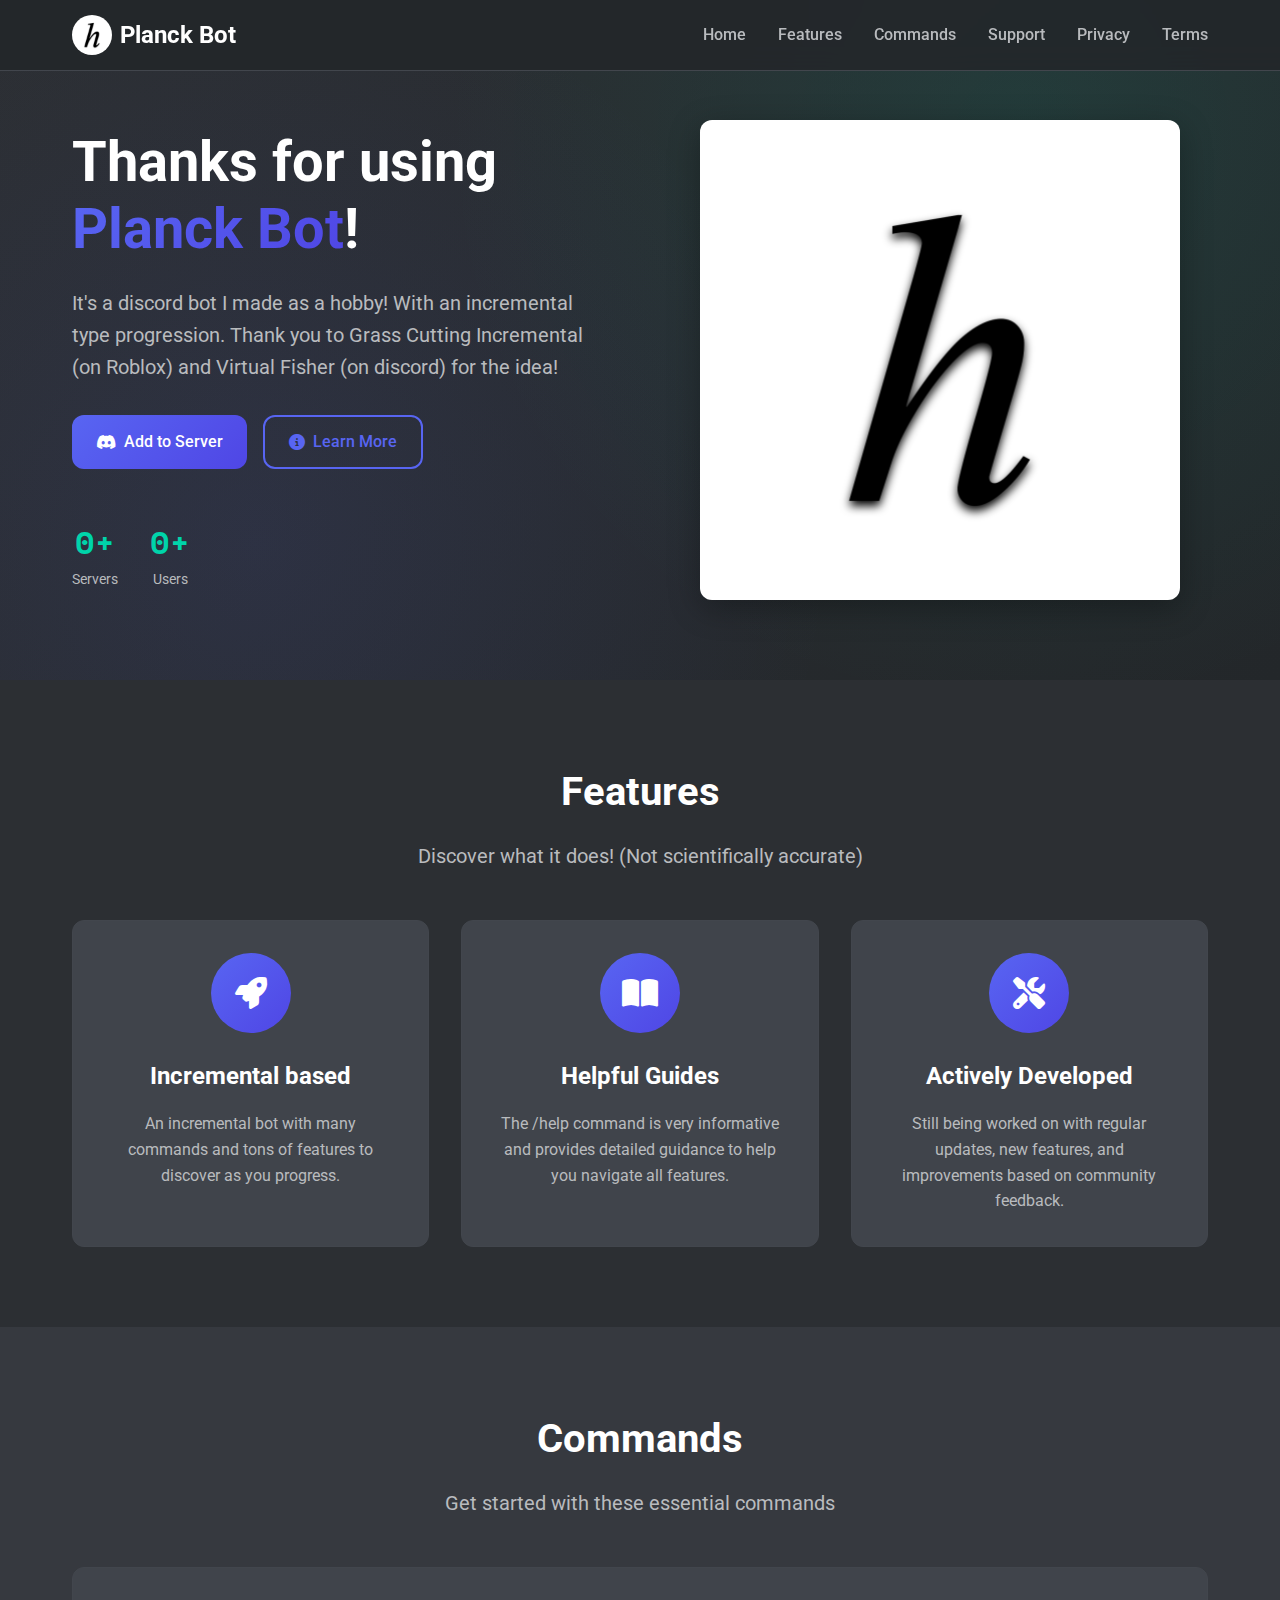
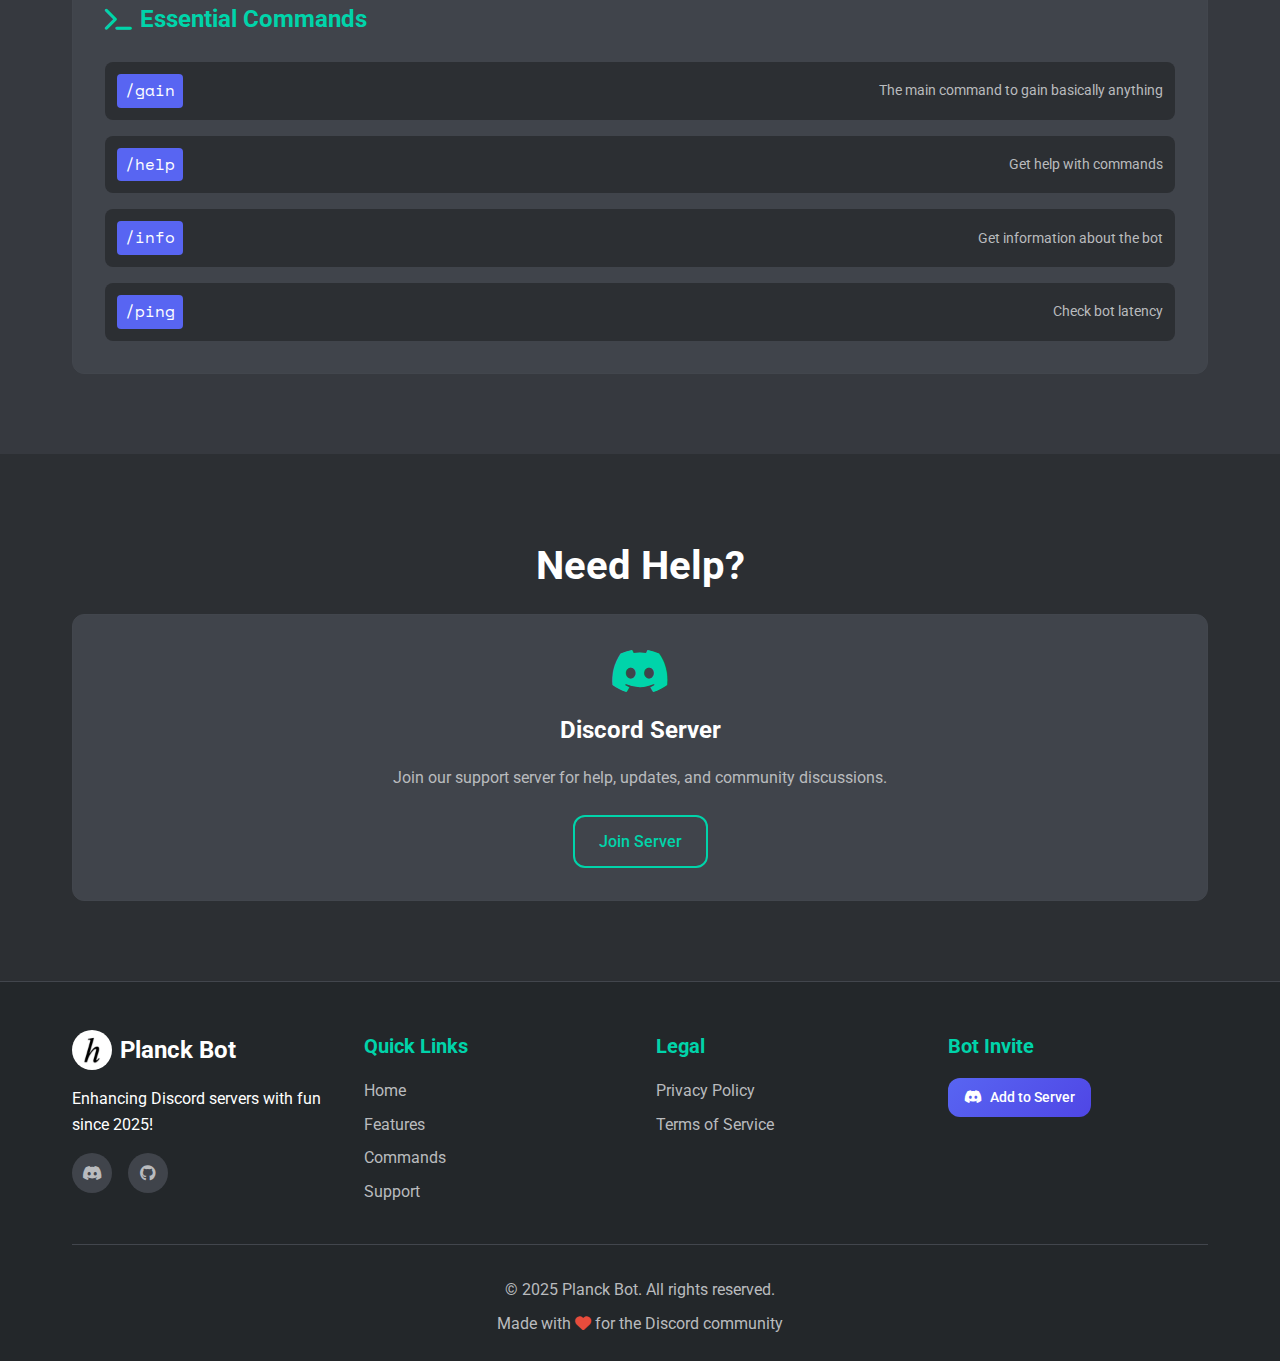
<file: docs/index.html>
<!DOCTYPE html>
<html lang="en">
<head>
    <meta charset="UTF-8">
    <meta name="viewport" content="width=device-width, initial-scale=1.0">
    <title>planck</title>
    <meta name="description" content="planck - Fun incremental bot!">
    <meta name="keywords" content="discord bot, planck, economy bot, discord game bot">
    
    <!-- Open Graph / Facebook -->
    <meta property="og:type" content="website">
    <meta property="og:url" content="https://planck-bot.github.io/web/">
    <meta property="og:title" content="planck">
    <meta property="og:description" content="Fun incremental bot!">
    <meta property="og:image" content="./static/images/planck-banner.png">

    <!-- Twitter -->
    <meta property="twitter:card" content="summary_large_image">
    <meta property="twitter:url" content="https://planck-bot.github.io/web/">
    <meta property="twitter:title" content="planck">
    <meta property="twitter:description" content="Fun incremental bot!">
    <meta property="twitter:image" content="./static/images/planck-banner.png">

    <!-- Favicon -->
    <link rel="icon" type="image/x-icon" href="./static/images/favicon.ico">
    
    <!-- CSS -->
    <link rel="stylesheet" href="./static/css/style.css">
    
    <!-- Font Awesome -->
    <link rel="stylesheet" href="https://cdnjs.cloudflare.com/ajax/libs/font-awesome/6.4.0/css/all.min.css">
    
    <!-- Google Fonts -->
    <link href="https://fonts.googleapis.com/css2?family=Roboto:wght@300;400;500;700&family=Space+Mono:wght@400;700&display=swap" rel="stylesheet">
</head>
<body>
    <!-- Navigation -->
    <nav class="navbar">
        <div class="nav-container">
            <div class="nav-logo">
                <img src="./static/images/planck-logo.png" alt="Planck Bot Logo">
                <span>Planck Bot</span>
            </div>
            <ul class="nav-menu">
                <li><a href="#home" class="nav-link">Home</a></li>
                <li><a href="#features" class="nav-link">Features</a></li>
                <li><a href="#commands" class="nav-link">Commands</a></li>
                <li><a href="#support" class="nav-link">Support</a></li>
                <li><a href="privacy.html" class="nav-link">Privacy</a></li>
                <li><a href="tos.html" class="nav-link">Terms</a></li>
            </ul>
            <div class="hamburger">
                <span class="bar"></span>
                <span class="bar"></span>
                <span class="bar"></span>
            </div>
        </div>
    </nav>

    <!-- Hero Section -->
    <section id="home" class="hero">
        <div class="hero-container">
            <div class="hero-content">
                <h1 class="hero-title">Thanks for using <span class="highlight">Planck Bot</span>!</h1>
                <p class="hero-description">
                    It's a discord bot I made as a hobby! With an incremental type progression.
                    Thank you to Grass Cutting Incremental (on Roblox) and Virtual Fisher (on discord) for the idea!
                </p>
                <div class="hero-buttons">
                    <a href="https://discord.com/oauth2/authorize?client_id=768208737013071883" 
                       class="btn btn-primary" target="_blank">
                        <i class="fab fa-discord"></i> Add to Server
                    </a>
                    <a href="#features" class="btn btn-secondary">
                        <i class="fas fa-info-circle"></i> Learn More
                    </a>
                </div>
                <div class="hero-stats">
                    <div class="stat">
                        <div class="stat-number" id="server-count">0</div>
                        <div class="stat-label">Servers</div>
                    </div>
                    <div class="stat">
                        <div class="stat-number" id="user-count">0</div>
                        <div class="stat-label">Users</div>
                    </div>
                </div>
            </div>
            <div class="hero-image">
                <img src="./static/images/bot-preview.png" alt="Planck Bot Preview">
            </div>
        </div>
    </section>

    <!-- Features Section -->
    <section id="features" class="features">
        <div class="container">
            <h2 class="section-title">Features</h2>
            <p class="section-subtitle">Discover what it does! (Not scientifically accurate)</p>
            
            <div class="features-grid">
                <div class="feature-card">
                    <div class="feature-icon">
                        <i class="fas fa-rocket"></i>
                    </div>
                    <h3>Incremental based</h3>
                    <p>An incremental bot with many commands and tons of features to discover as you progress.</p>
                </div>
                
                <div class="feature-card">
                    <div class="feature-icon">
                        <i class="fas fa-book-open"></i>
                    </div>
                    <h3>Helpful Guides</h3>
                    <p>The /help command is very informative and provides detailed guidance to help you navigate all features.</p>
                </div>
                
                <div class="feature-card">
                    <div class="feature-icon">
                        <i class="fas fa-tools"></i>
                    </div>
                    <h3>Actively Developed</h3>
                    <p>Still being worked on with regular updates, new features, and improvements based on community feedback.</p>
                </div>
            </div>
        </div>
    </section>

    <!-- Commands Section -->
    <section id="commands" class="commands">
        <div class="container">
            <h2 class="section-title">Commands</h2>
            <p class="section-subtitle">Get started with these essential commands</p>
            
            <div class="commands-grid">
                <div class="command-category">
                    <h3><i class="fas fa-terminal"></i> Essential Commands</h3>
                    <div class="command-list">
                        <div class="command-item">
                            <code>/gain</code>
                            <span>The main command to gain basically anything</span>
                        </div>
                        <div class="command-item">
                            <code>/help</code>
                            <span>Get help with commands</span>
                        </div>
                        <div class="command-item">
                            <code>/info</code>
                            <span>Get information about the bot</span>
                        </div>
                        <div class="command-item">
                            <code>/ping</code>
                            <span>Check bot latency</span>
                        </div>
                    </div>
                </div>
            </div>
        </div>
    </section>

    <!-- Support Section -->
    <section id="support" class="support">
        <div class="container">
            <h2 class="section-title">Need Help?</h2>
            <!-- <p class="section-subtitle">future </p> -->
            
            <div class="support-grid">
                <div class="support-card">
                    <i class="fab fa-discord"></i>
                    <h3>Discord Server</h3>
                    <p>Join our support server for help, updates, and community discussions.</p>
                    <a href="https://discord.gg/JRpMepV8Sk" class="btn btn-outline" target="_blank">Join Server</a>
                </div>
            </div>
        </div>
    </section>

    <!-- Footer -->
    <footer class="footer">
        <div class="container">
            <div class="footer-content">
                <div class="footer-section">
                    <div class="footer-logo">
                        <img src="./static/images/planck-logo.png" alt="Planck Bot Logo">
                        <span>Planck Bot</span>
                    </div>
                    <p>Enhancing Discord servers with fun since 2025!</p>
                    <div class="social-links">
                        <a href="https://discord.gg/JRpMepV8Sk"><i class="fab fa-discord"></i></a>
                        <a href="https://github.com/planck-bot/bot"><i class="fab fa-github"></i></a>
                    </div>
                </div>
                
                <div class="footer-section">
                    <h4>Quick Links</h4>
                    <ul>
                        <li><a href="#home">Home</a></li>
                        <li><a href="#features">Features</a></li>
                        <li><a href="#commands">Commands</a></li>
                        <li><a href="#support">Support</a></li>
                    </ul>
                </div>
                
                <div class="footer-section">
                    <h4>Legal</h4>
                    <ul>
                        <li><a href="privacy.html">Privacy Policy</a></li>
                        <li><a href="tos.html">Terms of Service</a></li>
                    </ul>
                </div>
                
                <div class="footer-section">
                    <h4>Bot Invite</h4>
                    <a href="https://discord.com/oauth2/authorize?client_id=768208737013071883" 
                       class="btn btn-primary btn-small" target="_blank">
                        <i class="fab fa-discord"></i> Add to Server
                    </a>
                </div>
            </div>
            
            <div class="footer-bottom">
                <p>&copy; 2025 Planck Bot. All rights reserved.</p>
                <p>Made with <i class="fas fa-heart"></i> for the Discord community</p>
            </div>
        </div>
    </footer>

    <!-- JavaScript -->
    <script src="./static/js/script.js"></script>
</body>
</html>
</file>
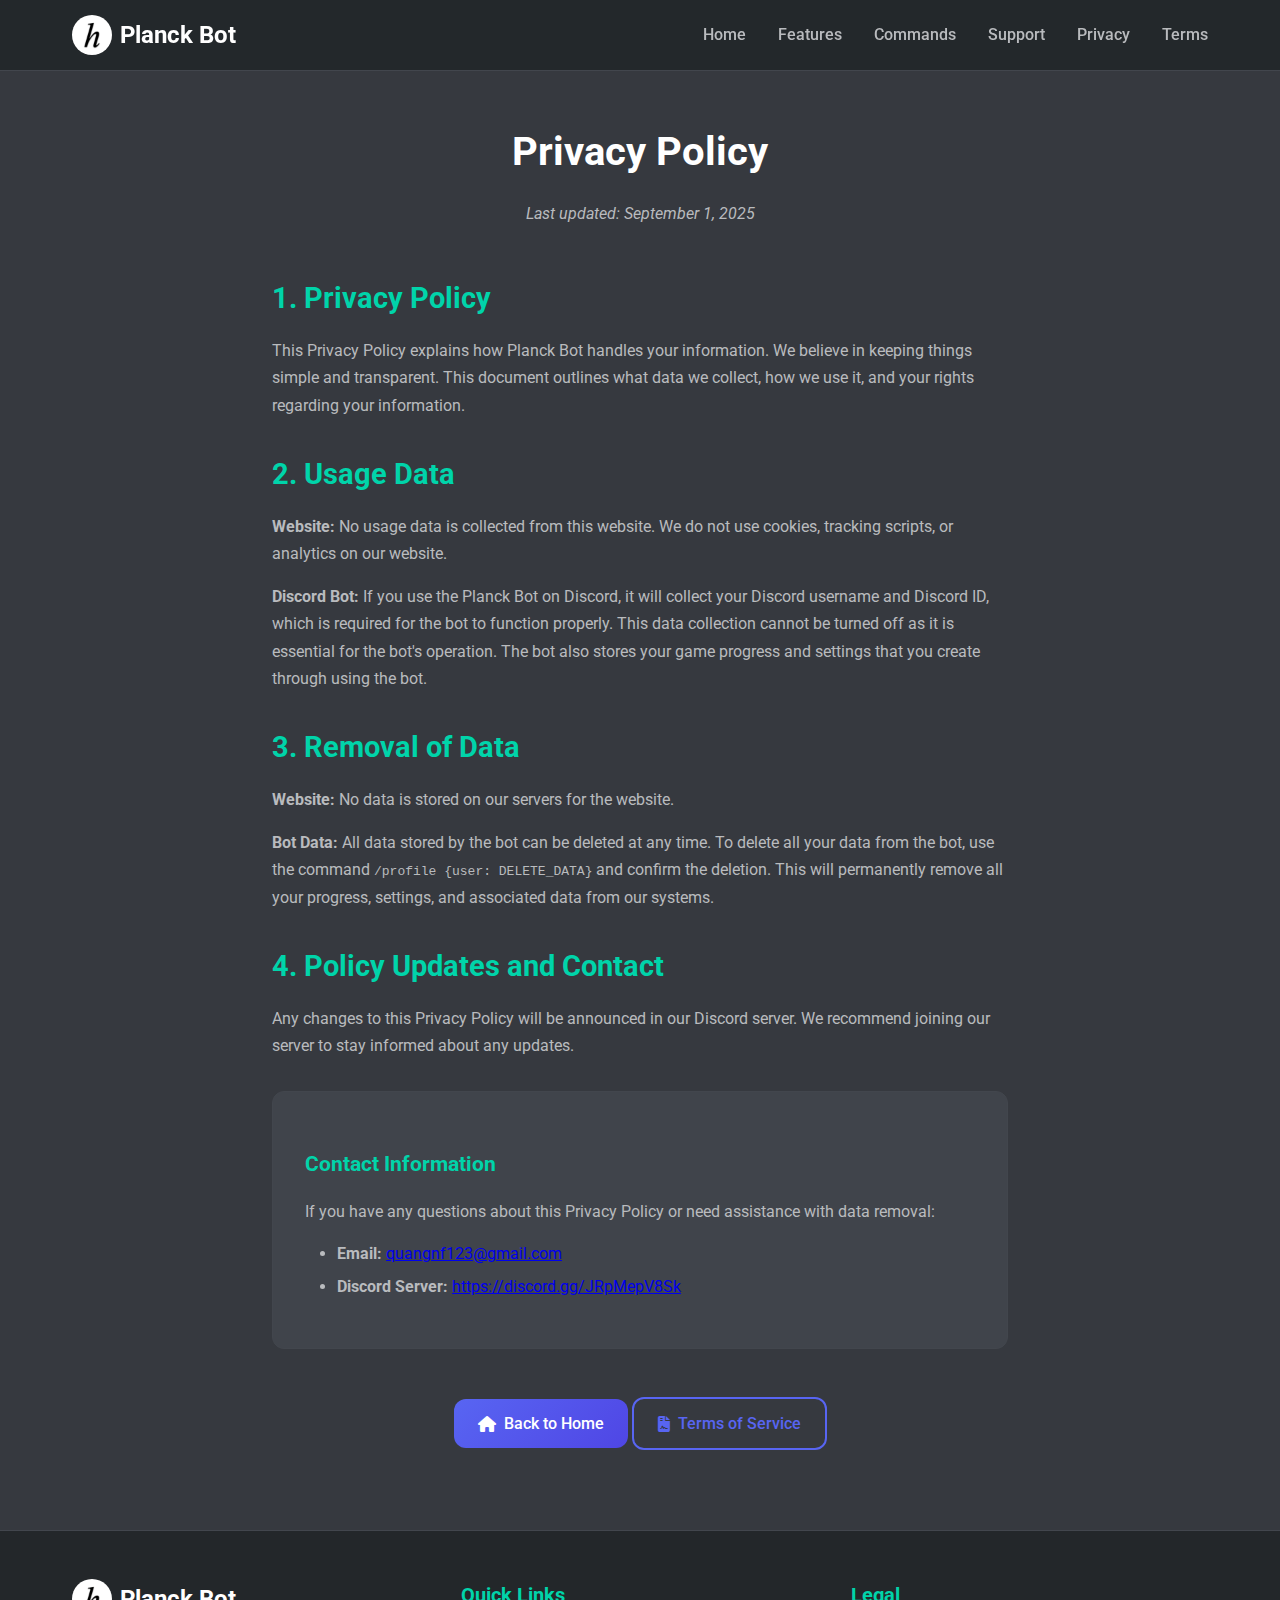
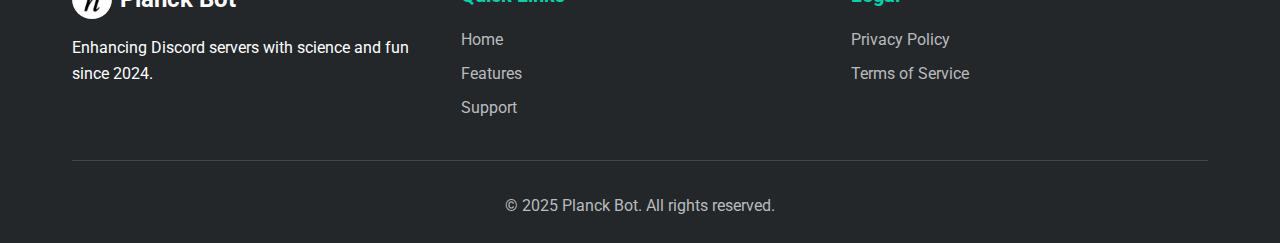
<file: docs/privacy.html>
<!DOCTYPE html>
<html lang="en">
<head>
    <meta charset="UTF-8">
    <meta name="viewport" content="width=device-width, initial-scale=1.0">
    <title>Privacy Policy</title>
    <meta name="description" content="Privacy Policy for Planck Bot - Learn how we collect, use, and protect your data.">
    <link rel="icon" type="image/x-icon" href="./static/images/favicon.ico">
    <link rel="stylesheet" href="./static/css/style.css">
    <link rel="stylesheet" href="https://cdnjs.cloudflare.com/ajax/libs/font-awesome/6.4.0/css/all.min.css">
    <link href="https://fonts.googleapis.com/css2?family=Roboto:wght@300;400;500;700&family=Space+Mono:wght@400;700&display=swap" rel="stylesheet">
</head>
<body>
    <!-- Navigation -->
    <nav class="navbar">
        <div class="nav-container">
            <a href="index.html" class="nav-logo">
                <img src="./static/images/planck-logo.png" alt="Planck Bot Logo">
                <span>Planck Bot</span>
            </a>
            <ul class="nav-menu">
                <li><a href="index.html" class="nav-link">Home</a></li>
                <li><a href="index.html#features" class="nav-link">Features</a></li>
                <li><a href="index.html#commands" class="nav-link">Commands</a></li>
                <li><a href="index.html#support" class="nav-link">Support</a></li>
                <li><a href="privacy.html" class="nav-link active">Privacy</a></li>
                <li><a href="tos.html" class="nav-link">Terms</a></li>
            </ul>
            <div class="hamburger">
                <span class="bar"></span>
                <span class="bar"></span>
                <span class="bar"></span>
            </div>
        </div>
    </nav>

    <!-- Main Content -->
    <main class="legal-page">
        <div class="legal-content">
            <h1>Privacy Policy</h1>
            <p class="last-updated">Last updated: September 1, 2025</p>

            <h2>1. Privacy Policy</h2>
            <p>
                This Privacy Policy explains how Planck Bot handles your information. We believe in 
                keeping things simple and transparent. This document outlines what data we collect, 
                how we use it, and your rights regarding your information.
            </p>

            <h2>2. Usage Data</h2>
            <p>
                <strong>Website:</strong> No usage data is collected from this website. We do not use 
                cookies, tracking scripts, or analytics on our website.
            </p>
            <p>
                <strong>Discord Bot:</strong> If you use the Planck Bot on Discord, it will collect your 
                Discord username and Discord ID, which is required for the bot to function properly. 
                This data collection cannot be turned off as it is essential for the bot's operation. 
                The bot also stores your game progress and settings that you create through using the bot.
            </p>

            <h2>3. Removal of Data</h2>
            <p>
                <strong>Website:</strong> No data is stored on our servers for the website.
            </p>
            <p>
                <strong>Bot Data:</strong> All data stored by the bot can be deleted at any time. To delete 
                all your data from the bot, use the command <code>/profile {user: DELETE_DATA}</code> and 
                confirm the deletion. This will permanently remove all your progress, settings, and 
                associated data from our systems.
            </p>

            <h2>4. Policy Updates and Contact</h2>
            <p>
                Any changes to this Privacy Policy will be announced in our Discord server. We recommend 
                joining our server to stay informed about any updates.
            </p>

            <div class="contact-info">
                <h3>Contact Information</h3>
                <p>
                    If you have any questions about this Privacy Policy or need assistance with data removal:
                </p>
                <ul>
                    <li><strong>Email:</strong> <a href="mailto:quangnf123@gmail.com">quangnf123@gmail.com</a></li>
                    <li><strong>Discord Server:</strong> <a href="https://discord.gg/JRpMepV8Sk" target="_blank" rel="noopener noreferrer">https://discord.gg/JRpMepV8Sk</a></li>
                </ul>
            </div>

            <div style="text-align: center; margin-top: 3rem;">
                <a href="index.html" class="btn btn-primary">
                    <i class="fas fa-home"></i> Back to Home
                </a>
                <a href="tos.html" class="btn btn-secondary">
                    <i class="fas fa-file-contract"></i> Terms of Service
                </a>
            </div>
        </div>
    </main>

    <!-- Footer -->
    <footer class="footer">
        <div class="container">
            <div class="footer-content">
                <div class="footer-section">
                    <div class="footer-logo">
                        <img src="./static/images/planck-logo.png" alt="Planck Bot Logo">
                        <span>Planck Bot</span>
                    </div>
                    <p>Enhancing Discord servers with science and fun since 2024.</p>
                </div>
                
                <div class="footer-section">
                    <h4>Quick Links</h4>
                    <ul>
                        <li><a href="index.html">Home</a></li>
                        <li><a href="index.html#features">Features</a></li>
                        <li><a href="index.html#support">Support</a></li>
                    </ul>
                </div>
                
                <div class="footer-section">
                    <h4>Legal</h4>
                    <ul>
                        <li><a href="privacy.html">Privacy Policy</a></li>
                        <li><a href="tos.html">Terms of Service</a></li>
                    </ul>
                </div>
            </div>
            
            <div class="footer-bottom">
                <p>&copy; 2025 Planck Bot. All rights reserved.</p>
            </div>
        </div>
    </footer>

    <!-- JavaScript -->
    <script src="./static/js/script.js"></script>
</body>
</html>
</file>
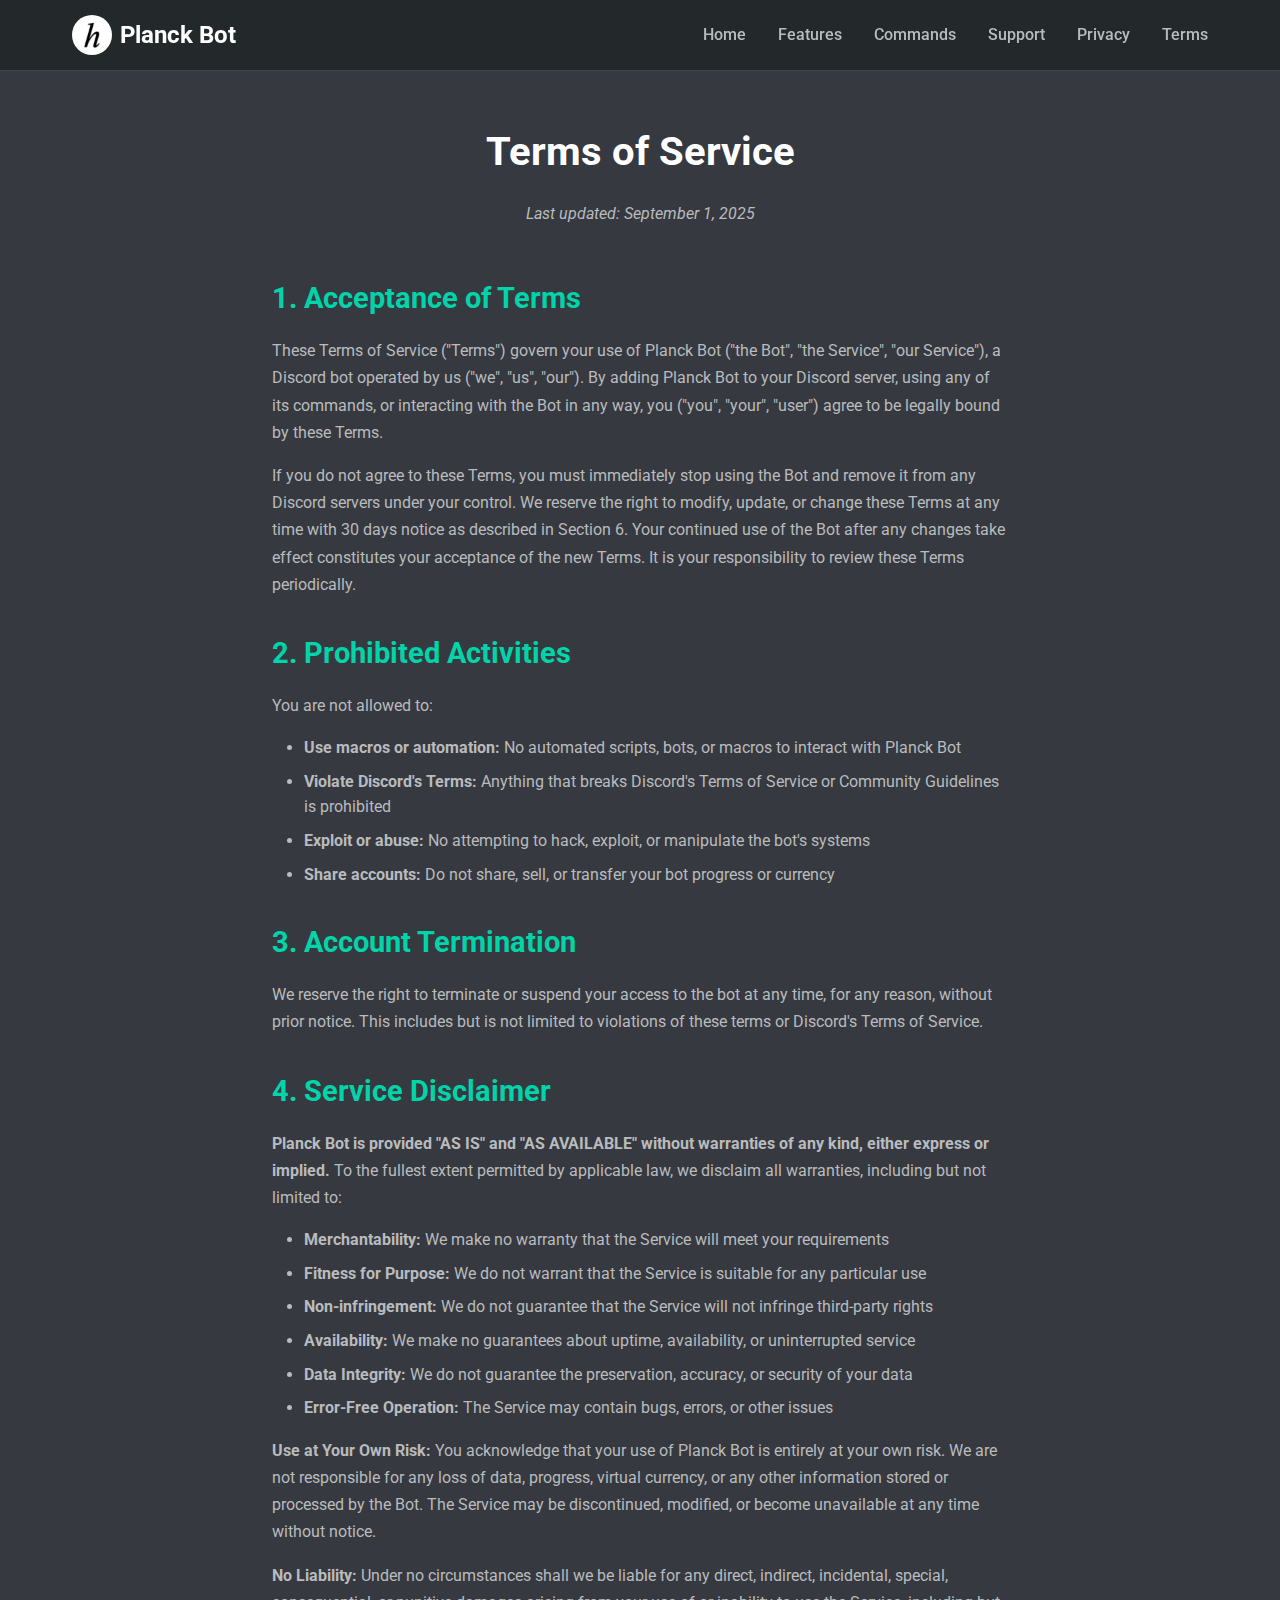
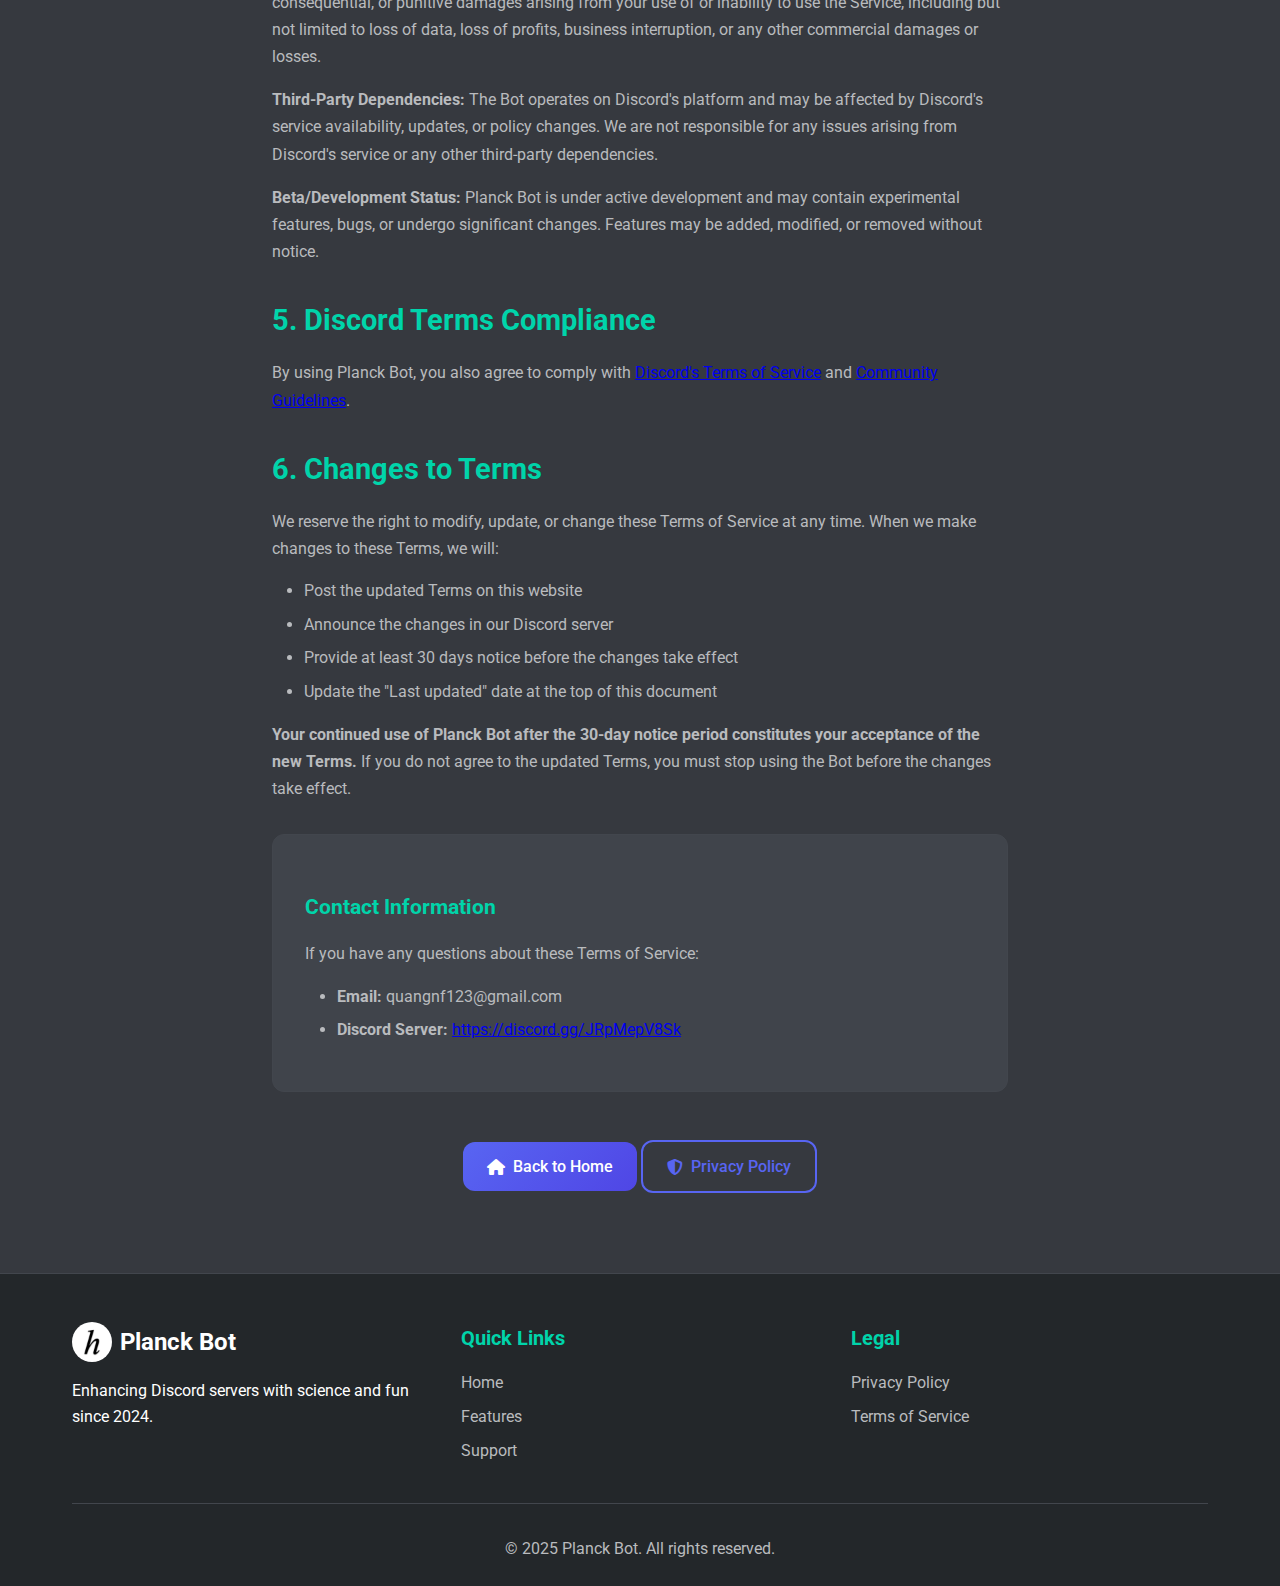
<file: docs/tos.html>
<!DOCTYPE html>
<html lang="en">
<head>
    <meta charset="UTF-8">
    <meta name="viewport" content="width=device-width, initial-scale=1.0">
    <title>Terms of Service</title>
    <meta name="description" content="Terms of Service for Planck Bot - Read our terms and conditions for using our Discord bot.">
    <link rel="icon" type="image/x-icon" href="./static/images/favicon.ico">
    <link rel="stylesheet" href="./static/css/style.css">
    <link rel="stylesheet" href="https://cdnjs.cloudflare.com/ajax/libs/font-awesome/6.4.0/css/all.min.css">
    <link href="https://fonts.googleapis.com/css2?family=Roboto:wght@300;400;500;700&family=Space+Mono:wght@400;700&display=swap" rel="stylesheet">
</head>
<body>
    <!-- Navigation -->
    <nav class="navbar">
        <div class="nav-container">
            <a href="index.html" class="nav-logo">
                <img src="./static/images/planck-logo.png" alt="Planck Bot Logo">
                <span>Planck Bot</span>
            </a>
            <ul class="nav-menu">
                <li><a href="index.html" class="nav-link">Home</a></li>
                <li><a href="index.html#features" class="nav-link">Features</a></li>
                <li><a href="index.html#commands" class="nav-link">Commands</a></li>
                <li><a href="index.html#support" class="nav-link">Support</a></li>
                <li><a href="privacy.html" class="nav-link">Privacy</a></li>
                <li><a href="tos.html" class="nav-link active">Terms</a></li>
            </ul>
            <div class="hamburger">
                <span class="bar"></span>
                <span class="bar"></span>
                <span class="bar"></span>
            </div>
        </div>
    </nav>

    <!-- Main Content -->
    <main class="legal-page">
        <div class="legal-content">
            <h1>Terms of Service</h1>
            <p class="last-updated">Last updated: September 1, 2025</p>

            <h2>1. Acceptance of Terms</h2>
            <p>
                These Terms of Service ("Terms") govern your use of Planck Bot ("the Bot", "the Service", 
                "our Service"), a Discord bot operated by us ("we", "us", "our"). By adding Planck Bot 
                to your Discord server, using any of its commands, or interacting with the Bot in any way, 
                you ("you", "your", "user") agree to be legally bound by these Terms.
            </p>
            <p>
                If you do not agree to these Terms, you must immediately stop using the Bot and remove 
                it from any Discord servers under your control. We reserve the right to modify, update, 
                or change these Terms at any time with 30 days notice as described in Section 6. Your 
                continued use of the Bot after any changes take effect constitutes your acceptance of 
                the new Terms. It is your responsibility to review these Terms periodically.
            </p>

            <h2>2. Prohibited Activities</h2>
            <p>You are not allowed to:</p>
            <ul>
                <li><strong>Use macros or automation:</strong> No automated scripts, bots, or macros to interact with Planck Bot</li>
                <li><strong>Violate Discord's Terms:</strong> Anything that breaks Discord's Terms of Service or Community Guidelines is prohibited</li>
                <li><strong>Exploit or abuse:</strong> No attempting to hack, exploit, or manipulate the bot's systems</li>
                <li><strong>Share accounts:</strong> Do not share, sell, or transfer your bot progress or currency</li>
            </ul>

            <h2>3. Account Termination</h2>
            <p>
                We reserve the right to terminate or suspend your access to the bot at any time, 
                for any reason, without prior notice. This includes but is not limited to violations 
                of these terms or Discord's Terms of Service.
            </p>

            <h2>4. Service Disclaimer</h2>
            <p>
                <strong>Planck Bot is provided "AS IS" and "AS AVAILABLE" without warranties of any kind, 
                either express or implied.</strong> To the fullest extent permitted by applicable law, 
                we disclaim all warranties, including but not limited to:
            </p>
            <ul>
                <li><strong>Merchantability:</strong> We make no warranty that the Service will meet your requirements</li>
                <li><strong>Fitness for Purpose:</strong> We do not warrant that the Service is suitable for any particular use</li>
                <li><strong>Non-infringement:</strong> We do not guarantee that the Service will not infringe third-party rights</li>
                <li><strong>Availability:</strong> We make no guarantees about uptime, availability, or uninterrupted service</li>
                <li><strong>Data Integrity:</strong> We do not guarantee the preservation, accuracy, or security of your data</li>
                <li><strong>Error-Free Operation:</strong> The Service may contain bugs, errors, or other issues</li>
            </ul>
            <p>
                <strong>Use at Your Own Risk:</strong> You acknowledge that your use of Planck Bot is entirely 
                at your own risk. We are not responsible for any loss of data, progress, virtual currency, 
                or any other information stored or processed by the Bot. The Service may be discontinued, 
                modified, or become unavailable at any time without notice.
            </p>
            <p>
                <strong>No Liability:</strong> Under no circumstances shall we be liable for any direct, 
                indirect, incidental, special, consequential, or punitive damages arising from your use 
                of or inability to use the Service, including but not limited to loss of data, loss of 
                profits, business interruption, or any other commercial damages or losses.
            </p>
            <p>
                <strong>Third-Party Dependencies:</strong> The Bot operates on Discord's platform and may 
                be affected by Discord's service availability, updates, or policy changes. We are not 
                responsible for any issues arising from Discord's service or any other third-party dependencies.
            </p>
            <p>
                <strong>Beta/Development Status:</strong> Planck Bot is under active development and may 
                contain experimental features, bugs, or undergo significant changes. Features may be 
                added, modified, or removed without notice.
            </p>

            <h2>5. Discord Terms Compliance</h2>
            <p>
                By using Planck Bot, you also agree to comply with 
                <a href="https://discord.com/terms" target="_blank" rel="noopener noreferrer">Discord's Terms of Service</a> 
                and <a href="https://discord.com/guidelines" target="_blank" rel="noopener noreferrer">Community Guidelines</a>.
            </p>

            <h2>6. Changes to Terms</h2>
            <p>
                We reserve the right to modify, update, or change these Terms of Service at any time. 
                When we make changes to these Terms, we will:
            </p>
            <ul>
                <li>Post the updated Terms on this website</li>
                <li>Announce the changes in our Discord server</li>
                <li>Provide at least 30 days notice before the changes take effect</li>
                <li>Update the "Last updated" date at the top of this document</li>
            </ul>
            <p>
                <strong>Your continued use of Planck Bot after the 30-day notice period constitutes 
                your acceptance of the new Terms.</strong> If you do not agree to the updated Terms, 
                you must stop using the Bot before the changes take effect.
            </p>

            <div class="contact-info">
                <h3>Contact Information</h3>
                <p>
                    If you have any questions about these Terms of Service:
                </p>
                <ul>
                    <li><strong>Email:</strong> quangnf123@gmail.com</li>
                    <li><strong>Discord Server:</strong> <a href="https://discord.gg/JRpMepV8Sk" target="_blank" rel="noopener noreferrer">https://discord.gg/JRpMepV8Sk</a></li>
                </ul>
            </div>

            <div style="text-align: center; margin-top: 3rem;">
                <a href="index.html" class="btn btn-primary">
                    <i class="fas fa-home"></i> Back to Home
                </a>
                <a href="privacy.html" class="btn btn-secondary">
                    <i class="fas fa-shield-alt"></i> Privacy Policy
                </a>
            </div>
        </div>
    </main>

    <!-- Footer -->
    <footer class="footer">
        <div class="container">
            <div class="footer-content">
                <div class="footer-section">
                    <div class="footer-logo">
                        <img src="./static/images/planck-logo.png" alt="Planck Bot Logo">
                        <span>Planck Bot</span>
                    </div>
                    <p>Enhancing Discord servers with science and fun since 2024.</p>
                </div>
                
                <div class="footer-section">
                    <h4>Quick Links</h4>
                    <ul>
                        <li><a href="index.html">Home</a></li>
                        <li><a href="index.html#features">Features</a></li>
                        <li><a href="index.html#support">Support</a></li>
                    </ul>
                </div>
                
                <div class="footer-section">
                    <h4>Legal</h4>
                    <ul>
                        <li><a href="privacy.html">Privacy Policy</a></li>
                        <li><a href="tos.html">Terms of Service</a></li>
                    </ul>
                </div>
            </div>
            
            <div class="footer-bottom">
                <p>&copy; 2025 Planck Bot. All rights reserved.</p>
            </div>
        </div>
    </footer>

    <!-- JavaScript -->
    <script src="./static/js/script.js"></script>
</body>
</html>
</file>
<file: docs/static/css/style.css>
/* Reset and Base Styles */
* {
    margin: 0;
    padding: 0;
    box-sizing: border-box;
}

:root {
    --primary-color: #5865f2;
    --secondary-color: #4f46e5;
    --accent-color: #00d4aa;
    --text-primary: #ffffff;
    --text-secondary: #b9bbbe;
    --text-dark: #2c2f33;
    --bg-primary: #36393f;
    --bg-secondary: #2c2f33;
    --bg-tertiary: #23272a;
    --card-bg: #40444b;
    --border-color: #42464d;
    --gradient: linear-gradient(135deg, var(--primary-color), var(--secondary-color));
    --shadow: 0 8px 32px rgba(0, 0, 0, 0.3);
    --shadow-hover: 0 12px 48px rgba(0, 0, 0, 0.4);
    --border-radius: 12px;
    --transition: all 0.3s cubic-bezier(0.4, 0, 0.2, 1);
    --max-width: 1200px;
}

body {
    font-family: 'Roboto', sans-serif;
    background-color: var(--bg-primary);
    color: var(--text-primary);
    line-height: 1.6;
    overflow-x: hidden;
}

/* Scrollbar */
::-webkit-scrollbar {
    width: 8px;
}

::-webkit-scrollbar-track {
    background: var(--bg-secondary);
}

::-webkit-scrollbar-thumb {
    background: var(--primary-color);
    border-radius: 4px;
}

::-webkit-scrollbar-thumb:hover {
    background: var(--secondary-color);
}

/* Typography */
h1, h2, h3, h4, h5, h6 {
    font-weight: 700;
    margin-bottom: 1rem;
}

.highlight {
    background: var(--gradient);
    -webkit-background-clip: text;
    -webkit-text-fill-color: transparent;
    background-clip: text;
}

/* Containers */
.container {
    max-width: var(--max-width);
    margin: 0 auto;
    padding: 0 2rem;
}

/* Buttons */
.btn {
    display: inline-flex;
    align-items: center;
    gap: 0.5rem;
    padding: 0.75rem 1.5rem;
    background: var(--gradient);
    color: var(--text-primary);
    text-decoration: none;
    border-radius: var(--border-radius);
    font-weight: 500;
    transition: var(--transition);
    border: none;
    cursor: pointer;
    font-size: 1rem;
    position: relative;
    overflow: hidden;
}

.btn::before {
    content: '';
    position: absolute;
    top: 0;
    left: -100%;
    width: 100%;
    height: 100%;
    background: linear-gradient(90deg, transparent, rgba(255, 255, 255, 0.2), transparent);
    transition: left 0.5s;
}

.btn:hover::before {
    left: 100%;
}

.btn:hover {
    transform: translateY(-2px);
    box-shadow: var(--shadow-hover);
}

.btn-secondary {
    background: transparent;
    border: 2px solid var(--primary-color);
    color: var(--primary-color);
}

.btn-secondary:hover {
    background: var(--primary-color);
    color: var(--text-primary);
}

.btn-outline {
    background: transparent;
    border: 2px solid var(--accent-color);
    color: var(--accent-color);
}

.btn-outline:hover {
    background: var(--accent-color);
    color: var(--text-dark);
}

.btn-small {
    padding: 0.5rem 1rem;
    font-size: 0.9rem;
}

/* Navigation */
.navbar {
    position: fixed;
    top: 0;
    width: 100%;
    background: rgba(35, 39, 42, 0.95);
    backdrop-filter: blur(10px);
    z-index: 1000;
    border-bottom: 1px solid var(--border-color);
}

.nav-container {
    max-width: var(--max-width);
    margin: 0 auto;
    padding: 0 2rem;
    display: flex;
    justify-content: space-between;
    align-items: center;
    height: 70px;
}

.nav-logo {
    display: flex;
    align-items: center;
    gap: 0.5rem;
    font-size: 1.5rem;
    font-weight: 700;
    color: var(--text-primary);
    text-decoration: none;
}

.nav-logo img {
    width: 40px;
    height: 40px;
    border-radius: 50%;
}

.nav-menu {
    display: flex;
    list-style: none;
    gap: 2rem;
    align-items: center;
}

.nav-link {
    color: var(--text-secondary);
    text-decoration: none;
    font-weight: 500;
    transition: var(--transition);
    position: relative;
}

.nav-link::after {
    content: '';
    position: absolute;
    bottom: -5px;
    left: 0;
    width: 0;
    height: 2px;
    background: var(--accent-color);
    transition: width 0.3s;
}

.nav-link:hover {
    color: var(--text-primary);
}

.nav-link:hover::after {
    width: 100%;
}

.hamburger {
    display: none;
    flex-direction: column;
    cursor: pointer;
}

.bar {
    width: 25px;
    height: 3px;
    background: var(--text-primary);
    margin: 3px 0;
    transition: var(--transition);
}

/* Hero Section */
.hero {
    padding: 120px 0 80px;
    background: linear-gradient(135deg, var(--bg-secondary) 0%, var(--bg-tertiary) 100%);
    position: relative;
    overflow: hidden;
}

.hero::before {
    content: '';
    position: absolute;
    top: 0;
    left: 0;
    right: 0;
    bottom: 0;
    background: 
        radial-gradient(circle at 20% 80%, rgba(88, 101, 242, 0.1) 0%, transparent 50%),
        radial-gradient(circle at 80% 20%, rgba(0, 212, 170, 0.1) 0%, transparent 50%);
    pointer-events: none;
}

.hero-container {
    max-width: var(--max-width);
    margin: 0 auto;
    padding: 0 2rem;
    display: grid;
    grid-template-columns: 1fr 1fr;
    gap: 4rem;
    align-items: center;
    position: relative;
    z-index: 1;
}

.hero-content {
    animation: fadeInUp 1s ease-out;
}

.hero-title {
    font-size: 3.5rem;
    font-weight: 700;
    margin-bottom: 1.5rem;
    line-height: 1.2;
}

.hero-description {
    font-size: 1.25rem;
    color: var(--text-secondary);
    margin-bottom: 2rem;
    line-height: 1.6;
}

.hero-buttons {
    display: flex;
    gap: 1rem;
    margin-bottom: 3rem;
}

.hero-stats {
    display: flex;
    gap: 2rem;
}

.stat {
    text-align: center;
}

.stat-number {
    font-size: 2rem;
    font-weight: 700;
    color: var(--accent-color);
    font-family: 'Space Mono', monospace;
}

.stat-label {
    color: var(--text-secondary);
    font-size: 0.9rem;
}

.hero-image {
    display: flex;
    justify-content: center;
    align-items: center;
    animation: fadeInRight 1s ease-out 0.3s both;
}

.hero-image img {
    max-width: 100%;
    height: auto;
    border-radius: var(--border-radius);
    box-shadow: var(--shadow);
}

/* Sections */
section {
    padding: 80px 0;
}

.section-title {
    font-size: 2.5rem;
    text-align: center;
    margin-bottom: 1rem;
}

.section-subtitle {
    font-size: 1.25rem;
    color: var(--text-secondary);
    text-align: center;
    margin-bottom: 3rem;
}

/* Features Section */
.features {
    background: var(--bg-secondary);
}

.features-grid {
    display: grid;
    grid-template-columns: repeat(auto-fit, minmax(300px, 1fr));
    gap: 2rem;
}

.feature-card {
    background: var(--card-bg);
    padding: 2rem;
    border-radius: var(--border-radius);
    text-align: center;
    transition: var(--transition);
    border: 1px solid var(--border-color);
    position: relative;
    overflow: hidden;
}

.feature-card::before {
    content: '';
    position: absolute;
    top: 0;
    left: 0;
    right: 0;
    height: 3px;
    background: var(--gradient);
    transform: scaleX(0);
    transition: transform 0.3s;
}

.feature-card:hover::before {
    transform: scaleX(1);
}

.feature-card:hover {
    transform: translateY(-5px);
    box-shadow: var(--shadow-hover);
    border-color: var(--primary-color);
}

.feature-icon {
    width: 80px;
    height: 80px;
    background: var(--gradient);
    border-radius: 50%;
    display: flex;
    align-items: center;
    justify-content: center;
    margin: 0 auto 1.5rem;
    font-size: 2rem;
    color: var(--text-primary);
}

.feature-card h3 {
    font-size: 1.5rem;
    margin-bottom: 1rem;
}

.feature-card p {
    color: var(--text-secondary);
    line-height: 1.6;
}

/* Commands Section */
.commands-grid {
    display: grid;
    grid-template-columns: repeat(auto-fit, minmax(350px, 1fr));
    gap: 2rem;
}

.command-category {
    background: var(--card-bg);
    padding: 2rem;
    border-radius: var(--border-radius);
    border: 1px solid var(--border-color);
    transition: var(--transition);
}

.command-category:hover {
    border-color: var(--primary-color);
    box-shadow: var(--shadow);
}

.command-category h3 {
    display: flex;
    align-items: center;
    gap: 0.5rem;
    font-size: 1.5rem;
    margin-bottom: 1.5rem;
    color: var(--accent-color);
}

.command-list {
    display: flex;
    flex-direction: column;
    gap: 1rem;
}

.command-item {
    display: flex;
    justify-content: space-between;
    align-items: center;
    padding: 0.75rem;
    background: var(--bg-secondary);
    border-radius: 8px;
    transition: var(--transition);
}

.command-item:hover {
    background: var(--bg-tertiary);
    transform: translateX(5px);
}

.command-item code {
    background: var(--primary-color);
    color: var(--text-primary);
    padding: 0.25rem 0.5rem;
    border-radius: 4px;
    font-family: 'Space Mono', monospace;
    font-weight: 500;
}

.command-item span {
    color: var(--text-secondary);
    font-size: 0.9rem;
}

/* Support Section */
.support {
    background: var(--bg-secondary);
}

.support-grid {
    display: grid;
    grid-template-columns: repeat(auto-fit, minmax(300px, 1fr));
    gap: 2rem;
}

.support-card {
    background: var(--card-bg);
    padding: 2rem;
    border-radius: var(--border-radius);
    text-align: center;
    border: 1px solid var(--border-color);
    transition: var(--transition);
    position: relative;
    overflow: hidden;
}

.support-card::before {
    content: '';
    position: absolute;
    top: 0;
    left: 0;
    right: 0;
    height: 3px;
    background: var(--gradient);
    transform: scaleX(0);
    transition: transform 0.3s;
    display: none; /* Remove the blue line for support cards */
}

.support-card:hover::before {
    transform: scaleX(1);
    display: none; /* Keep it hidden even on hover */
}

.support-card:hover {
    transform: translateY(-5px);
    box-shadow: var(--shadow-hover);
    border-color: var(--accent-color);
}

.support-card i {
    font-size: 3rem;
    color: var(--accent-color);
    margin-bottom: 1rem;
}

.support-card h3 {
    font-size: 1.5rem;
    margin-bottom: 1rem;
}

.support-card p {
    color: var(--text-secondary);
    margin-bottom: 1.5rem;
    line-height: 1.6;
}

/* Footer */
.footer {
    background: var(--bg-tertiary);
    padding: 3rem 0 1rem;
    border-top: 1px solid var(--border-color);
}

.footer-content {
    display: grid;
    grid-template-columns: repeat(auto-fit, minmax(250px, 1fr));
    gap: 2rem;
    margin-bottom: 2rem;
}

.footer-section h4 {
    font-size: 1.25rem;
    margin-bottom: 1rem;
    color: var(--accent-color);
}

.footer-section ul {
    list-style: none;
}

.footer-section ul li {
    margin-bottom: 0.5rem;
}

.footer-section ul li a {
    color: var(--text-secondary);
    text-decoration: none;
    transition: var(--transition);
}

.footer-section ul li a:hover {
    color: var(--text-primary);
}

.footer-logo {
    display: flex;
    align-items: center;
    gap: 0.5rem;
    font-size: 1.5rem;
    font-weight: 700;
    margin-bottom: 1rem;
}

.footer-logo img {
    width: 40px;
    height: 40px;
    border-radius: 50%;
}

.social-links {
    display: flex;
    gap: 1rem;
    margin-top: 1rem;
}

.social-links a {
    width: 40px;
    height: 40px;
    background: var(--card-bg);
    border-radius: 50%;
    display: flex;
    align-items: center;
    justify-content: center;
    color: var(--text-secondary);
    text-decoration: none;
    transition: var(--transition);
}

.social-links a:hover {
    background: var(--primary-color);
    color: var(--text-primary);
    transform: translateY(-2px);
}

.footer-bottom {
    border-top: 1px solid var(--border-color);
    padding-top: 2rem;
    text-align: center;
    color: var(--text-secondary);
}

.footer-bottom p {
    margin-bottom: 0.5rem;
}

.footer-bottom i {
    color: #e74c3c;
}

/* Animations */
@keyframes fadeInUp {
    from {
        opacity: 0;
        transform: translateY(30px);
    }
    to {
        opacity: 1;
        transform: translateY(0);
    }
}

@keyframes fadeInRight {
    from {
        opacity: 0;
        transform: translateX(30px);
    }
    to {
        opacity: 1;
        transform: translateX(0);
    }
}

/* Legal Pages Styles */
.legal-page {
    padding: 120px 0 80px;
    min-height: 100vh;
}

.legal-content {
    max-width: 800px;
    margin: 0 auto;
    padding: 0 2rem;
}

.legal-content h1 {
    font-size: 2.5rem;
    margin-bottom: 1rem;
    text-align: center;
}

.legal-content .last-updated {
    text-align: center;
    color: var(--text-secondary);
    margin-bottom: 3rem;
    font-style: italic;
}

.legal-content h2 {
    font-size: 1.8rem;
    margin: 2rem 0 1rem;
    color: var(--accent-color);
}

.legal-content h3 {
    font-size: 1.3rem;
    margin: 1.5rem 0 0.5rem;
    color: var(--primary-color);
}

.legal-content p {
    margin-bottom: 1rem;
    line-height: 1.7;
    color: var(--text-secondary);
}

.legal-content ul, .legal-content ol {
    margin: 1rem 0 1rem 2rem;
    color: var(--text-secondary);
}

.legal-content li {
    margin-bottom: 0.5rem;
    line-height: 1.6;
}

.contact-info {
    background: var(--card-bg);
    padding: 2rem;
    border-radius: var(--border-radius);
    border: 1px solid var(--border-color);
    margin: 2rem 0;
}

.contact-info h3 {
    color: var(--accent-color);
    margin-bottom: 1rem;
}

/* Responsive Design */
@media (max-width: 768px) {
    .hamburger {
        display: flex;
    }
    
    .nav-menu {
        position: fixed;
        left: -100%;
        top: 70px;
        flex-direction: column;
        background-color: var(--bg-tertiary);
        width: 100%;
        text-align: center;
        transition: 0.3s;
        box-shadow: var(--shadow);
        padding: 2rem 0;
        gap: 1rem;
    }
    
    .nav-menu.active {
        left: 0;
    }
    
    .hamburger.active .bar:nth-child(2) {
        opacity: 0;
    }
    
    .hamburger.active .bar:nth-child(1) {
        transform: translateY(8px) rotate(45deg);
    }
    
    .hamburger.active .bar:nth-child(3) {
        transform: translateY(-8px) rotate(-45deg);
    }
    
    .hero-container {
        grid-template-columns: 1fr;
        gap: 2rem;
        text-align: center;
    }
    
    .hero-title {
        font-size: 2.5rem;
    }
    
    .hero-buttons {
        flex-direction: column;
        align-items: center;
    }
    
    .hero-stats {
        justify-content: center;
    }
    
    .features-grid,
    .commands-grid,
    .support-grid {
        grid-template-columns: 1fr;
    }
    
    .footer-content {
        grid-template-columns: 1fr;
        text-align: center;
    }
    
    .container {
        padding: 0 1rem;
    }
    
    .section-title {
        font-size: 2rem;
    }
}

@media (max-width: 480px) {
    .hero-title {
        font-size: 2rem;
    }
    
    .hero-description {
        font-size: 1rem;
    }
    
    .hero-stats {
        flex-direction: column;
        gap: 1rem;
    }
    
    .btn {
        width: 100%;
        justify-content: center;
    }
    
    .commands-grid {
        grid-template-columns: 1fr;
    }
    
    .command-category {
        padding: 1.5rem;
    }
    
    .legal-content {
        padding: 0 1rem;
    }
}

/* Smooth scrolling */
html {
    scroll-behavior: smooth;
}

/* Focus styles for accessibility */
.btn:focus,
.nav-link:focus {
    outline: 2px solid var(--accent-color);
    outline-offset: 2px;
}

/* Loading animation for stats */
.stat-number {
    animation: countUp 2s ease-out;
}

@keyframes countUp {
    from {
        opacity: 0;
        transform: translateY(20px);
    }
    to {
        opacity: 1;
        transform: translateY(0);
    }
}
</file>
